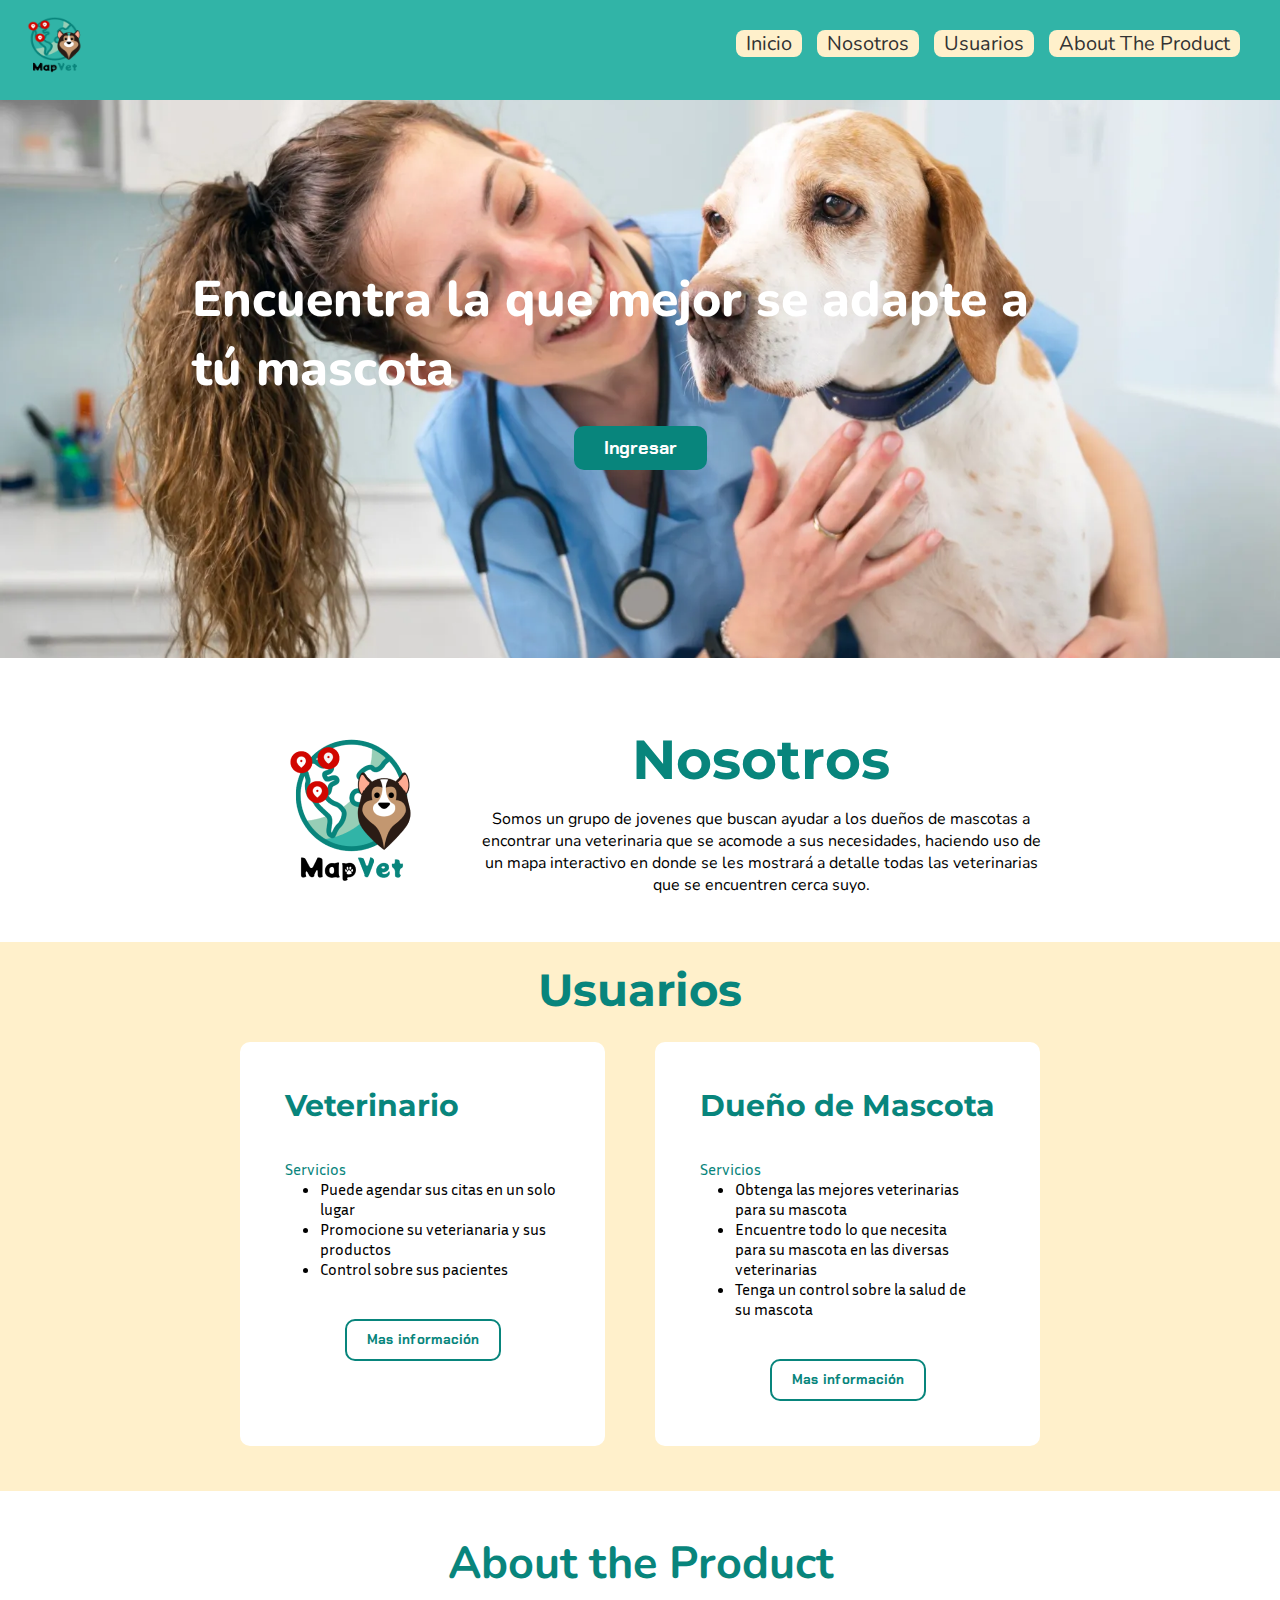
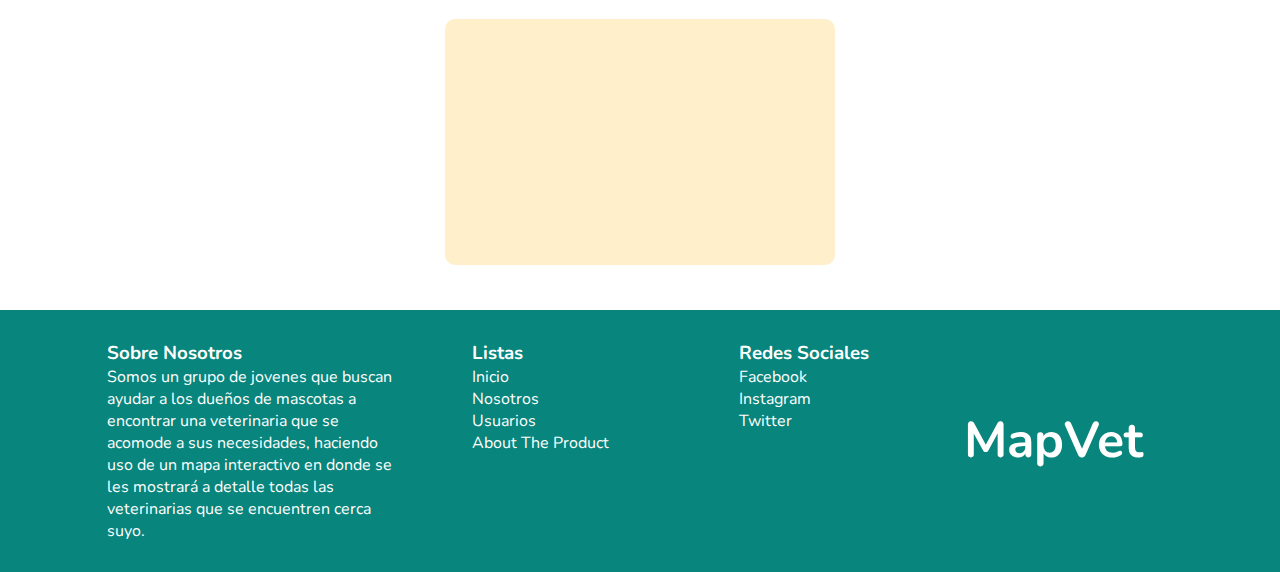
<file: index.html>
<!DOCTYPE html>
<html lang="en">
<head>
    <meta charset="UTF-8">
    <meta name="viewport" content="width=device-width, user-scalable=no, initial-scale=1.0, maximum-scale=1.0, minimum-scale=1.0">
    <link rel="stylesheet" href="resources/styles/style.css">
    <link rel="icon" href="resources/images/logo.png">
    <link rel="preconnect" href="https://fonts.googleapis.com">
    <link rel="preconnect" href="https://fonts.gstatic.com" crossorigin>
    <link href="https://fonts.googleapis.com/css2?family=Nunito:ital@1&display=swap" rel="stylesheet">
    <link href="https://fonts.googleapis.com/css2?family=Chakra+Petch:wght@300&display=swap" rel="stylesheet">
    <link href="https://fonts.googleapis.com/css2?family=Montserrat:wght@600&display=swap" rel="stylesheet">
    <link href="https://fonts.googleapis.com/css2?family=Inria+Sans:wght@300&display=swap" rel="stylesheet">
    <title>MapVet-LandingPage</title>
</head>
<body>
<section class="navbar">
    <nav>
        <img src="resources/images/logo.png" alt="Logo" class="logo">
        <ul class="navbar-options">
            <li><a href="#">Inicio</a></li>
            <li><a href="#">Nosotros</a></li>
            <li><a href="#">Usuarios</a></li>
            <li><a href="#">About The Product</a></li>
        </ul>
    </nav>

</section>

<section class="home" >
    <img alt="veterinary" src="resources/images/veterinary.png">
    <div class="home-slogan">
        <p>Encuentra la que mejor se adapte a tú mascota</p>
        <div class="home-btn">
            <button>
                <a href="#">Ingresar</a>
            </button>
        </div>
    </div>
</section>
<br>
<section class="about-us" id="Nosotros" >
    <img src="resources/images/logo.png" alt="logo">
    <div class="about-us-description">
        <h2>Nosotros</h2>
        <p>
            Somos un grupo de jovenes que buscan ayudar a los dueños de mascotas
            a encontrar una veterinaria que se acomode a sus necesidades, haciendo
            uso de un mapa interactivo en donde se les mostrará a detalle todas las
            veterinarias que se encuentren cerca suyo.</p>
    </div>
</section>
<div class="RandR">
    <h2 class="RandR-title" id="Perfiles">Usuarios</h2>
    <div class="cards">
        <div class="card">
            <div class="card-header">
                <span class="card-title">Veterinario</span>
                <span class="card-subtitle">Servicios</span>
            </div>
            <ul>
                <li>Puede agendar sus citas en un solo lugar </li>
                <li>Promocione su veterianaria y sus productos</li>
                <li>Control sobre sus pacientes</li>
            </ul>
            <div class="card-btn">
                <button>
                    <a href="#">Mas información</a>
                </button>
            </div>
        </div>
        <div class="card">
            <div class="card-header">
                <span class="card-title">Dueño de Mascota</span>
                <span class="card-subtitle">Servicios</span>
            </div>
            <ul>
                <li>Obtenga las mejores veterinarias para su mascota</li>
                <li>Encuentre todo lo que necesita para su mascota en las diversas veterinarias</li>
                <li>Tenga un control sobre la salud de su mascota</li>
            </ul>
            <div class="card-btn">
                <button>
                    <a href="#">Mas información</a>
                </button>
            </div>
        </div>
    </div>
</div>
<br>
<div class="RandP" >
    <h2 class="RandP-title" id="About-the-product">About the Product</h2>
    <div class="cards">
        <div class="cardP mobileCard">
            <iframe class="visualizer_vid"
                    src=""
                    frameborder="0"
                    title="YouTube video player"
                    allow="accelerometer; autoplay; clipboard-write; encrypted-media; gyroscope; picture-in-picture"
                    allowfullscreen>
            </iframe>
        </div>
    </div>
</div>
<div class="footer">
    <div class="footer-part-about">
        <h3 class="footer-title-about">Sobre Nosotros</h3>
        <p>
            Somos un grupo de jovenes que buscan ayudar a los dueños de mascotas
            a encontrar una veterinaria que se acomode a sus necesidades, haciendo
            uso de un mapa interactivo en donde se les mostrará a detalle todas las
            veterinarias que se encuentren cerca suyo.
        </p>
    </div>
    <div class="footer-part">
        <h3 class="footer-title">Listas</h3>
        <div>
            <a href="#">Inicio</a>
            <a href="#">Nosotros</a>
            <a href="#">Usuarios</a>
            <a href="#">About The Product</a>
        </div>
    </div>
    <div class="footer-part">
        <h3 class="footer-title">Redes Sociales</h3>
        <div>
            <a href="https://www.facebook.com" target="_blank">Facebook</a>
            <a href="https://www.instagram.com" target="_blank">Instagram</a>
            <a href="https://www.twitter.com" target="_blank">Twitter</a>
        </div>
    </div>
    <span class="MapVet">MapVet</span>

</div>
</body>
</html>
</file>
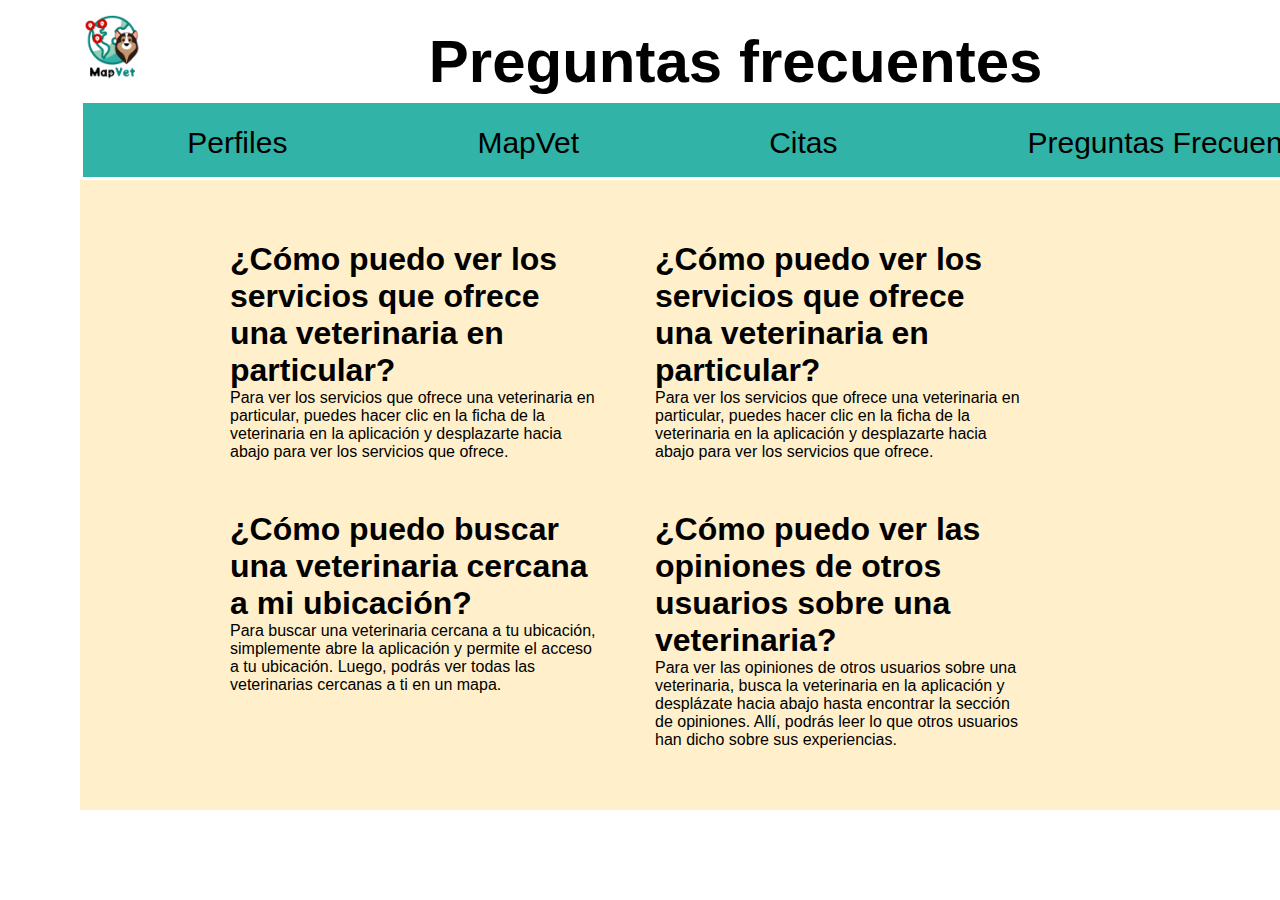
<file: PreguntasFrecuentes.html>
<!DOCTYPE html>
<html lang="en">
<head>
    <meta charset="UTF-8">
    <title>Preguntas-Frecuentes</title>
    <link rel="stylesheet" href="resources/styles/PreguntaStyle.css">
</head>
<body>
    <section class="FAQH">
        <div class="FAQT">
            <img src="resources/images/logo.png" alt="Logo" class="logo">
            <h1>Preguntas frecuentes</h1>
        </div>
    </section>

    <nav>
        <ul>
            <li><a href="#">Perfiles</a> </li>
            <li><a href="#">MapVet</a> </li>
            <li><a href="#">Citas</a> </li>
            <li><a href="#">Preguntas Frecuentes</a> </li>
        </ul>
    </nav>
    <section class="FAQ">
        <div class="Preguntas">
            <div class="BoxACol1">
                <h1>¿Cómo puedo ver los servicios que ofrece una veterinaria en particular?</h1>
                <p id="txtPregunta1">
                    Para ver los servicios que ofrece una veterinaria en particular, puedes hacer clic en la ficha de la veterinaria en la aplicación y desplazarte hacia abajo para ver los servicios que ofrece.
                </p>

            </div>
            <div class="BoxBCol1">
                <h1>¿Cómo puedo ver los servicios que ofrece una veterinaria en particular?</h1>
                <p id="txtPregunta2">
                    Para ver los servicios que ofrece una veterinaria en particular, puedes hacer clic en la ficha de la veterinaria en la aplicación y desplazarte hacia abajo para ver los servicios que ofrece.                </p>

            </div>
            <div class="BoxACol2">
                <h1>¿Cómo puedo buscar una veterinaria cercana a mi ubicación?</h1>
                <p id="txtPregunta3">
                    Para buscar una veterinaria cercana a tu ubicación, simplemente abre la aplicación y permite el acceso a tu ubicación. Luego, podrás ver todas las veterinarias cercanas a ti en un mapa.                </p>

            </div>
            <div class="BoxBCol2">
                <h1>¿Cómo puedo ver las opiniones de otros usuarios sobre una veterinaria?</h1>
                <p id="txtPregunta4">
                    Para ver las opiniones de otros usuarios sobre una veterinaria, busca la veterinaria en la aplicación y desplázate hacia abajo hasta encontrar la sección de opiniones. Allí, podrás leer lo que otros usuarios han dicho sobre sus experiencias.                </p>

            </div>

        </div>
    </section>
</body>
</html>
</file>
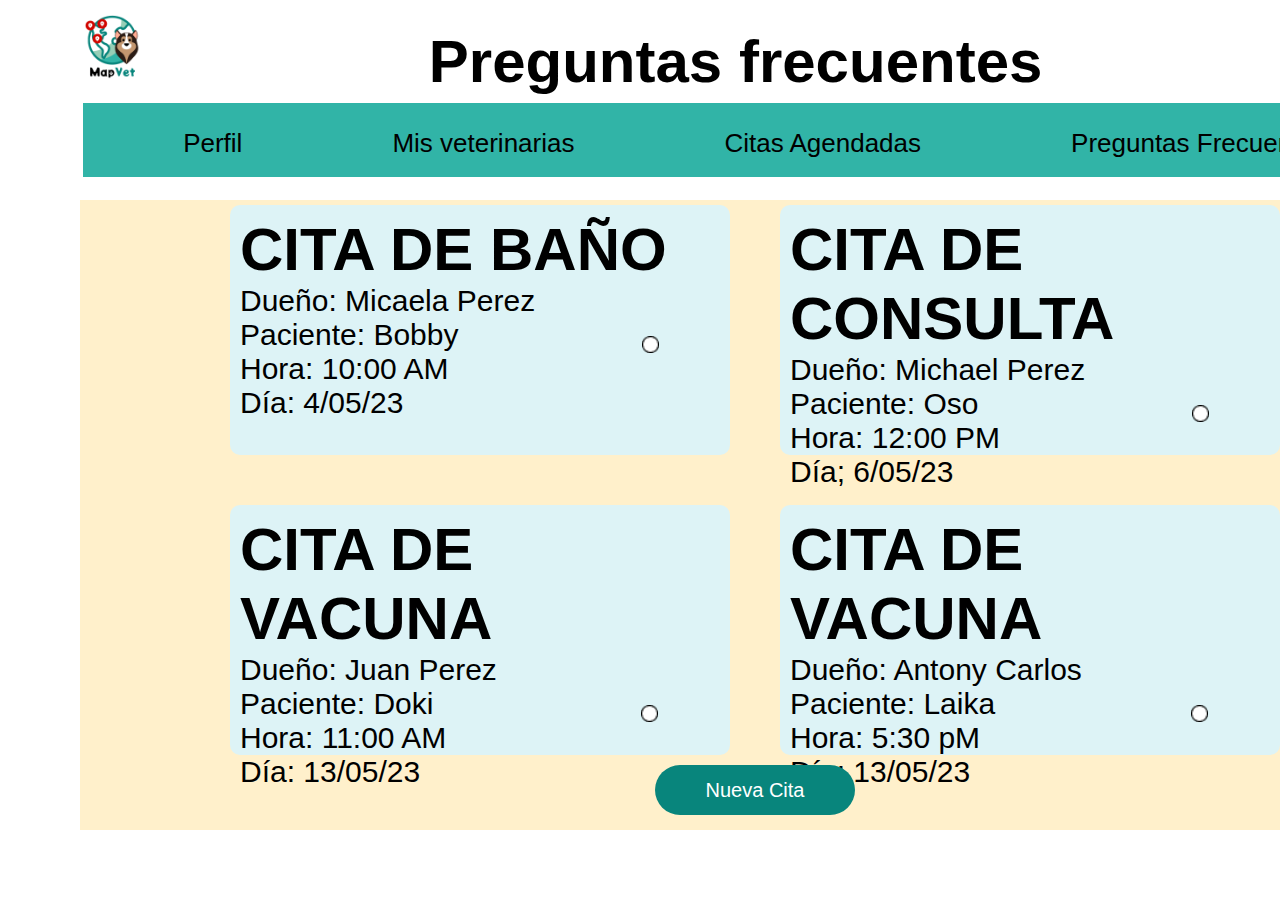
<file: resources/views/CitasSelection.html>
<!DOCTYPE html>
<html lang="en">
<head>
    <meta charset="UTF-8">
    <title>Citas Select</title>
    <link rel="stylesheet" href="../styles/CitasSelectionStyle.css">
</head>
<body>
<section class="CitasH">
    <div class="CitasT">
        <img src="../images/logo.png" alt="Logo" class="logo">
        <img src="../images/LogoVet.png" alt="petLogo" class="petLogo">
        <h1>Preguntas frecuentes</h1>
    </div>
</section>

<nav>
    <ul>
        <li><a href="#">Perfil</a> </li>
        <li><a href="#">Mis veterinarias</a> </li>
        <li><a href="#">Citas Agendadas</a> </li>
        <li><a href="#">Preguntas Frecuentes</a> </li>
    </ul>
</nav>

<section class="SPACE">
</section>

<section class="CitasSelectS">
    <div class="CitasSelectD">
        <div class="BoxA">
            <h1>CITA DE BAÑO</h1>
            <p id="txtCita1">
                Dueño: Micaela Perez<br>
                Paciente: Bobby<br>
                Hora: 10:00 AM<br>
                Día: 4/05/23
                <img src="../images/Ellipse.png" alt="Ellipse1" class="Ellipse1">
            </p>

        </div>
        <div class="BoxB">
            <h1>CITA DE CONSULTA</h1>
            <p id="txtCita2">
                Dueño: Michael Perez<br>
                Paciente: Oso<br>
                Hora: 12:00 PM<br>
                Día; 6/05/23
                <img src="../images/Ellipse.png" alt="Ellipse2" class="Ellipse2">
            </p>

        </div>
        <div class="BoxC">
            <h1>CITA DE VACUNA</h1>
            <p id="txtCita3">
                Dueño: Juan Perez<br>
                Paciente: Doki<br>
                Hora: 11:00 AM<br>
                Día: 13/05/23
                <img src="../images/Ellipse.png" alt="Ellipse3" class="Ellipse3">
            </p>

        </div>
        <div class="BoxD">
            <h1>CITA DE VACUNA</h1>
            <p id="txtCita4">
                Dueño: Antony Carlos<br>
                Paciente: Laika<br>
                Hora: 5:30 pM<br>
                Día: 13/05/23
                <img src="../images/Ellipse.png" alt="Ellipse4" class="Ellipse4">
            </p>
        </div>
        <div class="ButtonSelect">
            <button class="SeleccionarCita">
                <a href="#">Nueva Cita</a>
            </button>
        </div>
    </div>
</section>
</body>
</html>
</file>
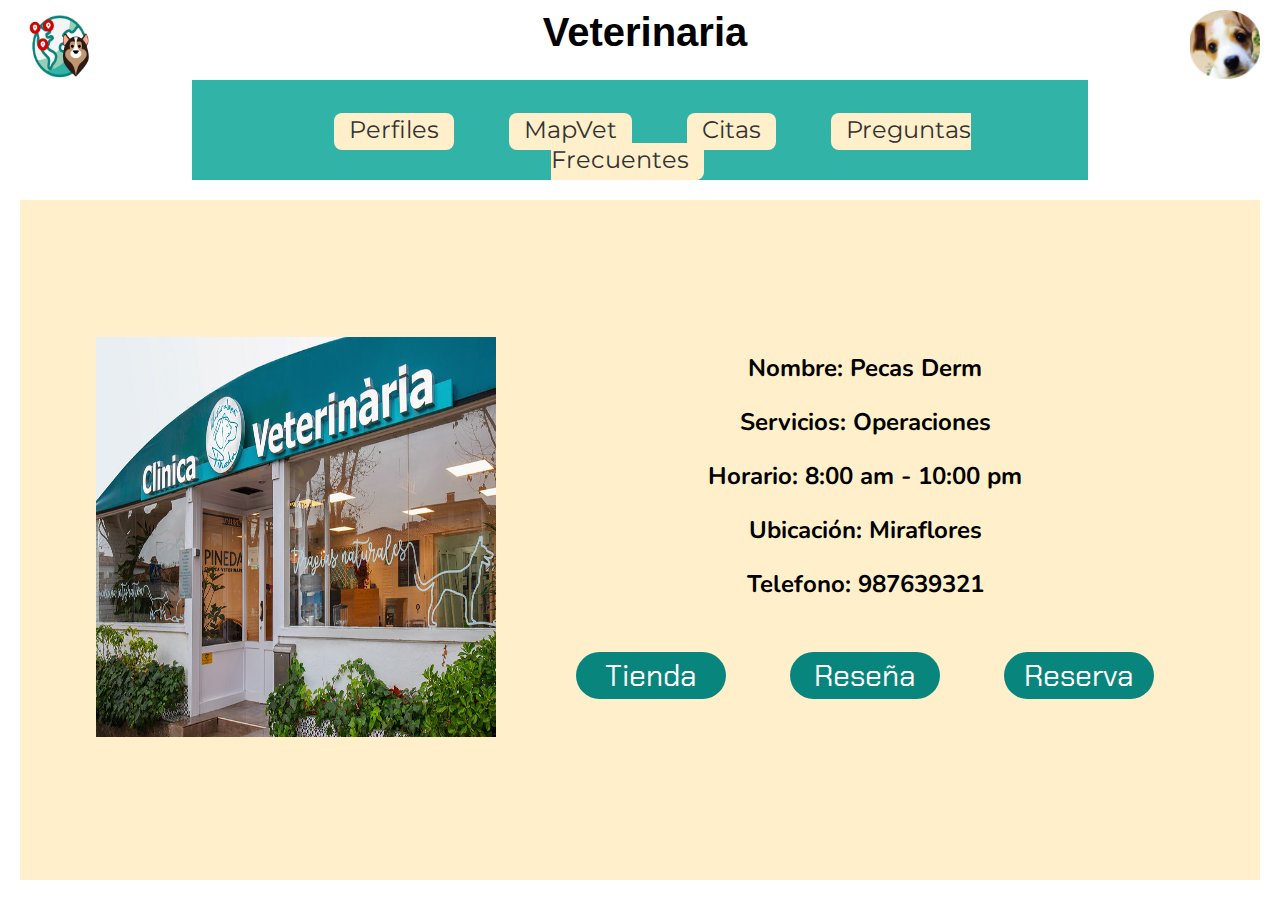
<file: resources/views/infoveterinary.html>
<!DOCTYPE html>
<html lang="en">
<head>
    <meta charset="UTF-8">
    <meta name="viewport" content="width=device-width, user-scalable=no, initial-scale=1.0, maximum-scale=1.0, minimum-scale=1.0">
    <link rel="stylesheet" href="../styles/infoveterinarystyle.css">
    <link rel="icon" href="../images/logo2.png">
    <link href="https://fonts.googleapis.com/css2?family=Nunito:ital@1&display=swap" rel="stylesheet">
    <link href="https://fonts.googleapis.com/css2?family=Chakra+Petch:wght@300&display=swap" rel="stylesheet">
    <link href="https://fonts.googleapis.com/css2?family=Montserrat:wght@600&display=swap" rel="stylesheet">
    <link href="https://fonts.googleapis.com/css2?family=Inria+Sans:wght@300&display=swap" rel="stylesheet">
    <title>MapVet-Info Veterinary</title>
</head>
<body>
<section class="Header">
    <div class="headerContent">
        <img src="../images/logo2.png" alt="Logo" class="logo">
        <img src="../images/petProfile.png" alt="Logo" class="logo2">
        <h1>Veterinaria</h1>
    </div>

</section>
<section class="navbar">
    <nav>

        <ul class="navbar-options">
            <li><a href="#">Perfiles</a></li>
            <li><a href="#">MapVet</a></li>
            <li><a href="#">Citas</a></li>
            <li><a href="#">Preguntas Frecuentes</a></li>
        </ul>
    </nav>
</section>
<section class="infoVeterinary">
    <div class="infoVeterinaryContent">
        <div>
            <img src="../images/veterinarylocal.jpg">
        </div>

        <div class="data">
            <h2>Nombre: Pecas Derm</h2>
            <br>
            <h2>Servicios: Operaciones</h2>
            <br>
            <h2>Horario: 8:00 am - 10:00 pm</h2>
            <br>
            <h2>Ubicación: Miraflores</h2>
            <br>
            <h2>Telefono: 987639321</h2>
            <br>
            <button class="button">Tienda</button>
            <button class="button">Reseña</button>
            <button class="button">Reserva</button>

        </div>
    </div>

</section>

</body>
</html>
</file>
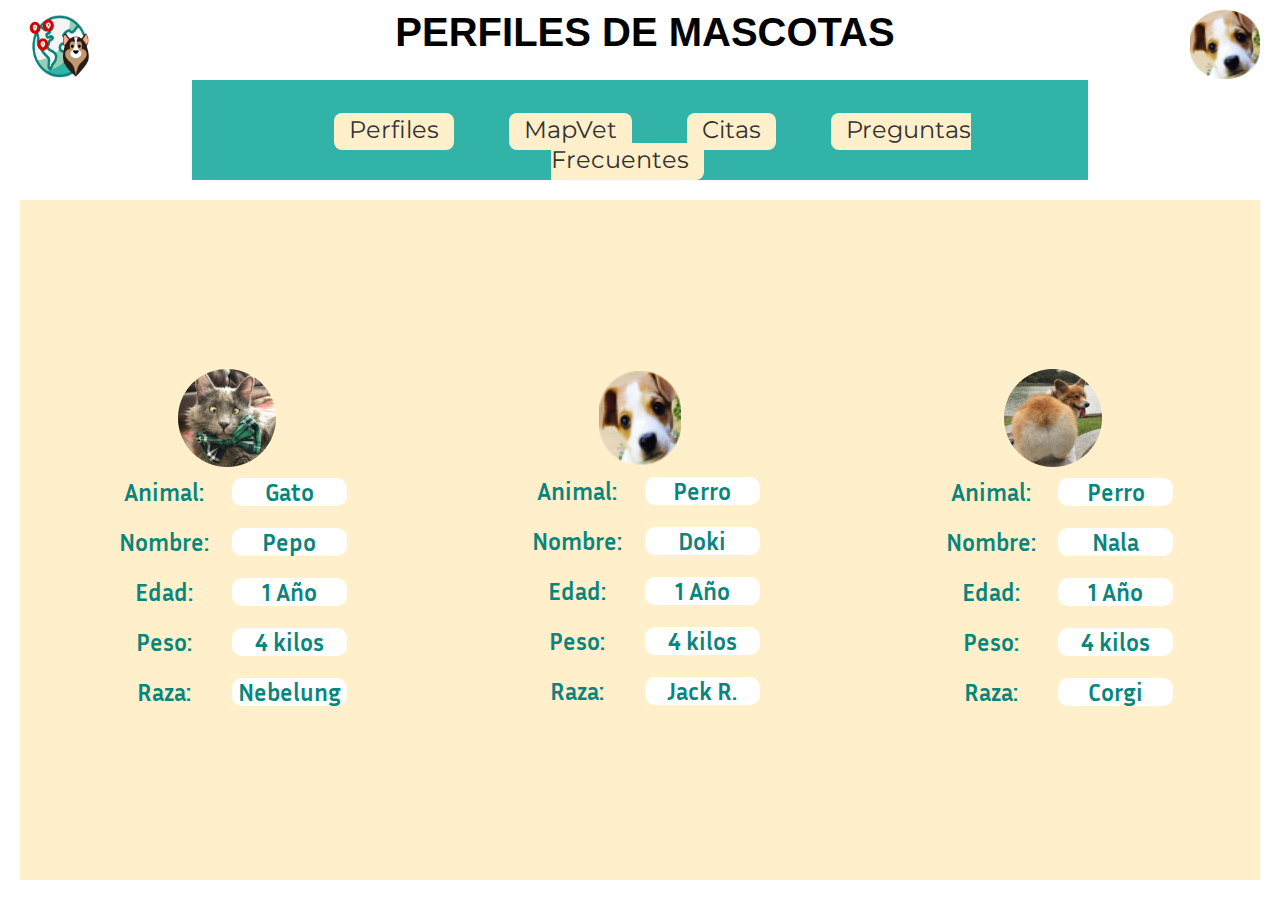
<file: resources/views/petprofile.html>
<!DOCTYPE html>
<html lang="en">
<head>
    <meta charset="UTF-8">
    <meta name="viewport" content="width=device-width, user-scalable=no, initial-scale=1.0, maximum-scale=1.0, minimum-scale=1.0">
    <link rel="stylesheet" href="../styles/petprofilestyle.css">
    <link rel="icon" href="../images/logo2.png">
    <link href="https://fonts.googleapis.com/css2?family=Nunito:ital@1&display=swap" rel="stylesheet">
    <link href="https://fonts.googleapis.com/css2?family=Chakra+Petch:wght@300&display=swap" rel="stylesheet">
    <link href="https://fonts.googleapis.com/css2?family=Montserrat:wght@600&display=swap" rel="stylesheet">
    <link href="https://fonts.googleapis.com/css2?family=Inria+Sans:wght@300&display=swap" rel="stylesheet">
    <title>MapVet-Pet Profile</title>
</head>
<body>
<section class="Header">
    <div class="headerContent">
        <img src="../images/logo2.png" alt="Logo" class="logo">
        <img src="../images/petProfile.png" alt="Logo" class="logo2">
        <h1>PERFILES DE MASCOTAS</h1>
    </div>

</section>
<section class="navbar">
    <nav>

        <ul class="navbar-options">
            <li><a href="#">Perfiles</a></li>
            <li><a href="#">MapVet</a></li>
            <li><a href="#">Citas</a></li>
            <li><a href="#">Preguntas Frecuentes</a></li>
        </ul>
    </nav>
</section>
<section class="PetProfile">

    <div class="cardProfile">
        <img src="../images/Cat.png" alt="pet" class="petImg">
        <div class="petInfo">
            <div class="attributes">
                <h2>Animal:</h2>
                <br>
                <h2>Nombre:</h2>
                <br>
                <h2>Edad:</h2>
                <br>
                <h2>Peso:</h2>
                <br>
                <h2>Raza:</h2>
            </div>
            <div class="data">
                <h2>Gato</h2>
                <br>
                <h2>Pepo</h2>
                <br>
                <h2>1 Año</h2>
                <br>
                <h2>4 kilos</h2>
                <br>
                <h2>Nebelung</h2>
            </div>
        </div>
    </div>
    <div class="cardProfile">
        <img src="../images/petProfile.png" style="height: 95px" alt="pet" class="petImg">
        <div class="petInfo">
            <div class="attributes">
                <h2>Animal:</h2>
                <br>
                <h2>Nombre:</h2>
                <br>
                <h2>Edad:</h2>
                <br>
                <h2>Peso:</h2>
                <br>
                <h2>Raza:</h2>
            </div>
            <div class="data">
                <h2>Perro</h2>
                <br>
                <h2>Doki</h2>
                <br>
                <h2>1 Año</h2>
                <br>
                <h2>4 kilos</h2>
                <br>
                <h2>Jack R.</h2>
            </div>
        </div>
    </div><div class="cardProfile">
    <img src="../images/corgidog.png" alt="pet" class="petImg">
    <div class="petInfo">
        <div class="attributes">
            <h2>Animal:</h2>
            <br>
            <h2>Nombre:</h2>
            <br>
            <h2>Edad:</h2>
            <br>
            <h2>Peso:</h2>
            <br>
            <h2>Raza:</h2>
        </div>
        <div class="data">
            <h2>Perro</h2>
            <br>
            <h2>Nala</h2>
            <br>
            <h2>1 Año</h2>
            <br>
            <h2>4 kilos</h2>
            <br>
            <h2>Corgi</h2>
        </div>
    </div>
</div>
</section>

</body>
</html>
</file>
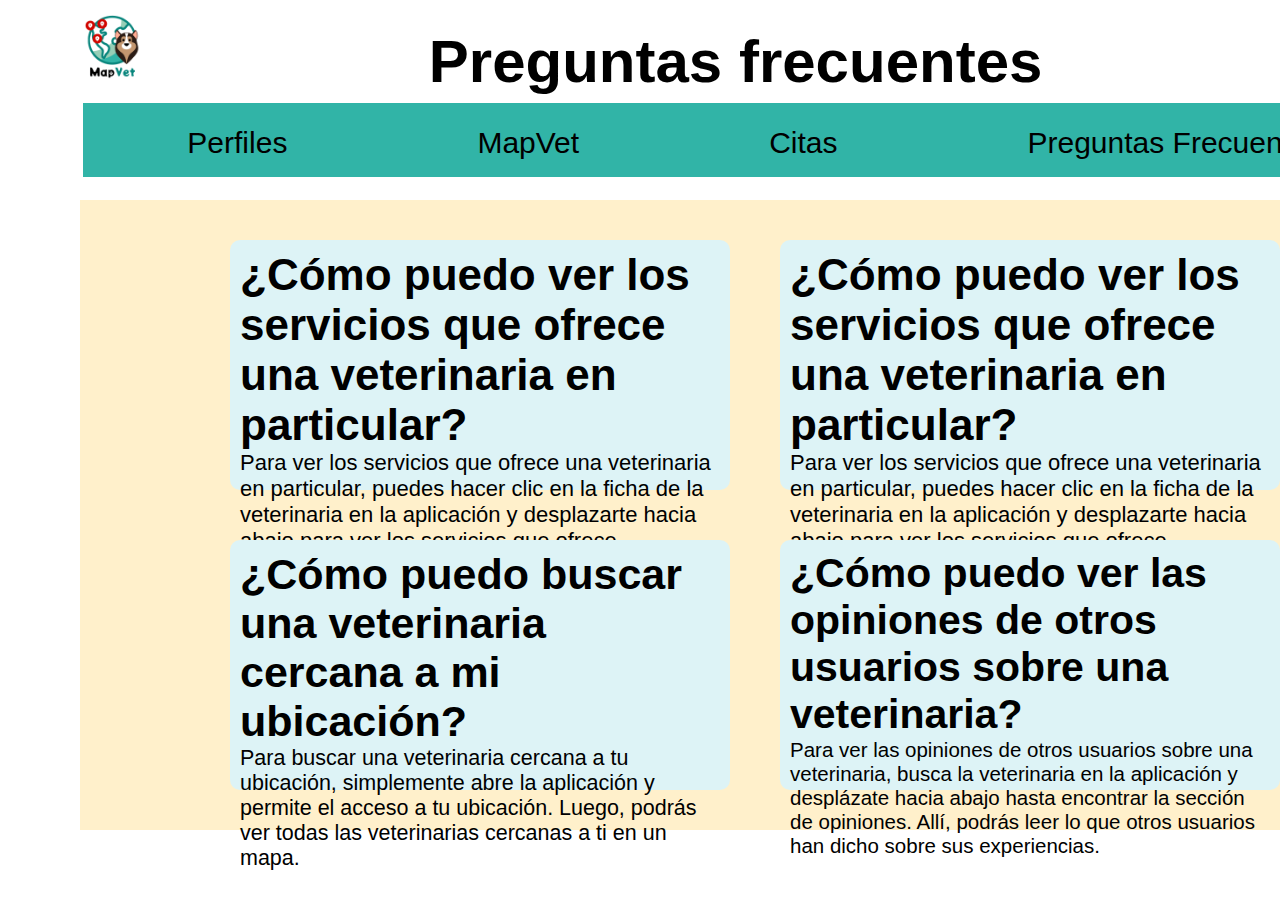
<file: resources/views/PreguntasFrecuentes.html>
<!DOCTYPE html>
<html lang="en">
<head>
    <meta charset="UTF-8">
    <title>Preguntas-Frecuentes</title>
    <link rel="stylesheet" href="../styles/PreguntaStyle.css">
</head>
<body>
    <section class="FAQH">
        <div class="FAQT">
            <img src="../images/logo.png" alt="Logo" class="logo">
            <img src="../images/petProfile.png" alt="petLogo" class="petLogo">
            <h1>Preguntas frecuentes</h1>
        </div>
    </section>

    <nav>
        <ul>
            <li><a href="#">Perfiles</a> </li>
            <li><a href="#">MapVet</a> </li>
            <li><a href="#">Citas</a> </li>
            <li><a href="#">Preguntas Frecuentes</a> </li>
        </ul>
    </nav>

    <section class="SPACE">
    </section>

    <section class="FAQ">
        <div class="Preguntas">
            <div class="BoxA">
                <h1>¿Cómo puedo ver los servicios que ofrece una veterinaria en particular?</h1>
                <p id="txtPregunta1">
                    Para ver los servicios que ofrece una veterinaria en particular, puedes hacer clic en la ficha de la veterinaria en la aplicación y desplazarte hacia abajo para ver los servicios que ofrece.
                </p>

            </div>
            <div class="BoxB">
                <h1>¿Cómo puedo ver los servicios que ofrece una veterinaria en particular?</h1>
                <p id="txtPregunta2">
                    Para ver los servicios que ofrece una veterinaria en particular, puedes hacer clic en la ficha de la veterinaria en la aplicación y desplazarte hacia abajo para ver los servicios que ofrece.                </p>

            </div>
            <div class="BoxC">
                <h1>¿Cómo puedo buscar una veterinaria cercana a mi ubicación?</h1>
                <p id="txtPregunta3">
                    Para buscar una veterinaria cercana a tu ubicación, simplemente abre la aplicación y permite el acceso a tu ubicación. Luego, podrás ver todas las veterinarias cercanas a ti en un mapa.                </p>

            </div>
            <div class="BoxD">
                <h1>¿Cómo puedo ver las opiniones de otros usuarios sobre una veterinaria?</h1>
                <p id="txtPregunta4">
                    Para ver las opiniones de otros usuarios sobre una veterinaria, busca la veterinaria en la aplicación y desplázate hacia abajo hasta encontrar la sección de opiniones. Allí, podrás leer lo que otros usuarios han dicho sobre sus experiencias.                </p>

            </div>

        </div>
    </section>
</body>
</html>
</file>
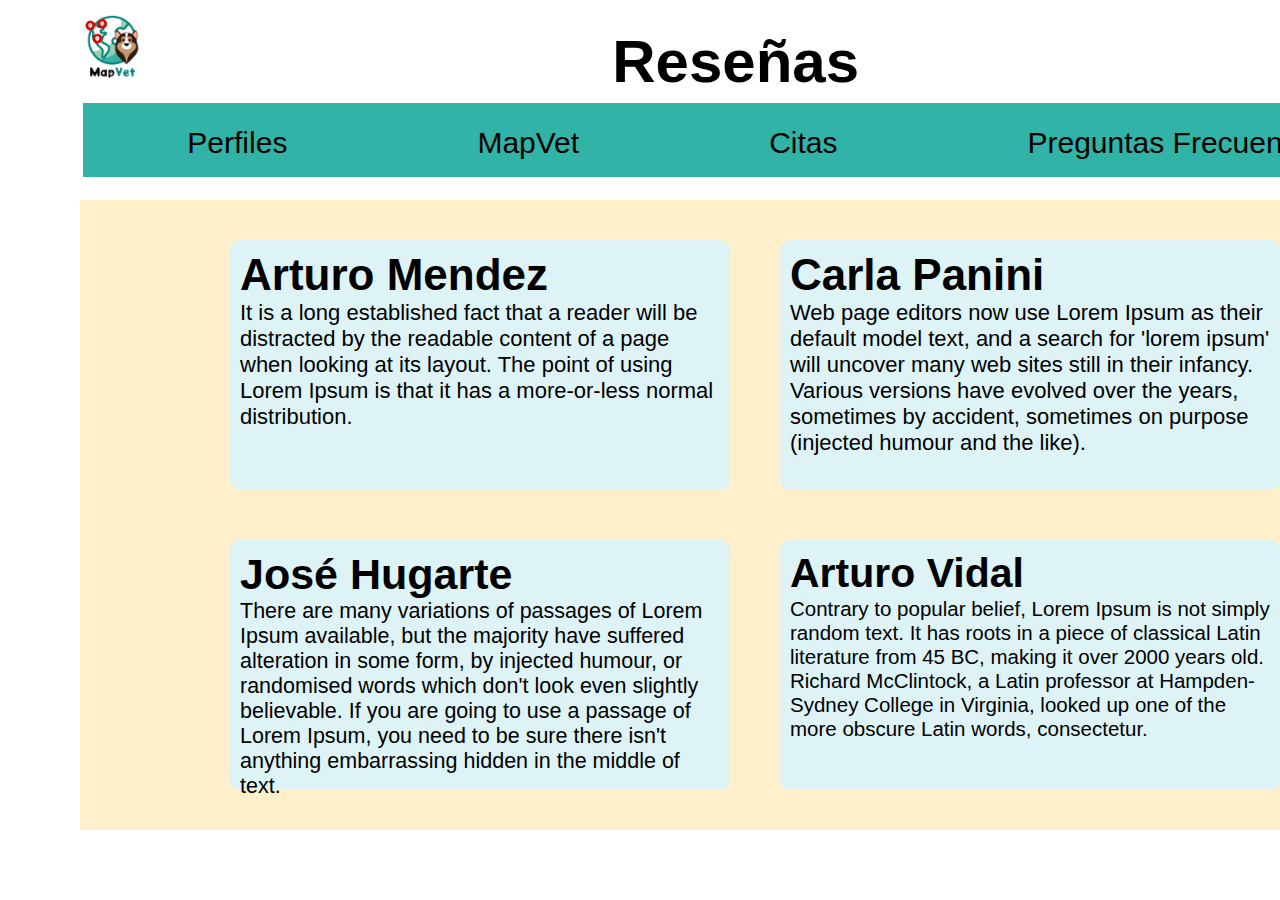
<file: resources/views/Reseñas.html>
<!DOCTYPE html>
<html lang="en">
<head>
    <meta charset="UTF-8">
    <title>Reseñas</title>
    <link rel="stylesheet" href="../styles/ReseñaStyle.css">
</head>
<body>
<section class="FAQH">
    <div class="FAQT">
        <img src="../images/logo.png" alt="Logo" class="logo">
        <img src="../images/petProfile.png" alt="petLogo" class="petLogo">
        <h1>Reseñas</h1>
    </div>
</section>

<nav>
    <ul>
        <li><a href="#">Perfiles</a> </li>
        <li><a href="#">MapVet</a> </li>
        <li><a href="#">Citas</a> </li>
        <li><a href="#">Preguntas Frecuentes</a> </li>
    </ul>
</nav>

<section class="SPACE">
</section>

<section class="Reseñas">
    <div class="ReseñasD">
        <div class="BoxA">
            <h1>Arturo Mendez</h1>
            <p id="txtReseñas1">
                It is a long established fact that a reader will be distracted by the readable content of a page when looking at its layout. The point of using Lorem Ipsum is that it has a more-or-less normal distribution.
            </p>

        </div>
        <div class="BoxB">
            <h1>Carla Panini</h1>
            <p id="txtReseñas2">
                Web page editors now use Lorem Ipsum as their default model text, and a search for 'lorem ipsum' will uncover many web sites still in their infancy. Various versions have evolved over the years, sometimes by accident, sometimes on purpose (injected humour and the like).
        </div>
        <div class="BoxC">
            <h1>José Hugarte</h1>
            <p id="txtReseñas3">
                There are many variations of passages of Lorem Ipsum available, but the majority have suffered alteration in some form, by injected humour, or randomised words which don't look even slightly believable. If you are going to use a passage of Lorem Ipsum, you need to be sure there isn't anything embarrassing hidden in the middle of text.
            </p>

        </div>
        <div class="BoxD">
            <h1>Arturo Vidal</h1>
            <p id="txtReseñas4">
                Contrary to popular belief, Lorem Ipsum is not simply random text. It has roots in a piece of classical Latin literature from 45 BC, making it over 2000 years old. Richard McClintock, a Latin professor at Hampden-Sydney College in Virginia, looked up one of the more obscure Latin words, consectetur.
            </p>

        </div>

    </div>
</section>
</body>
</html>
</file>
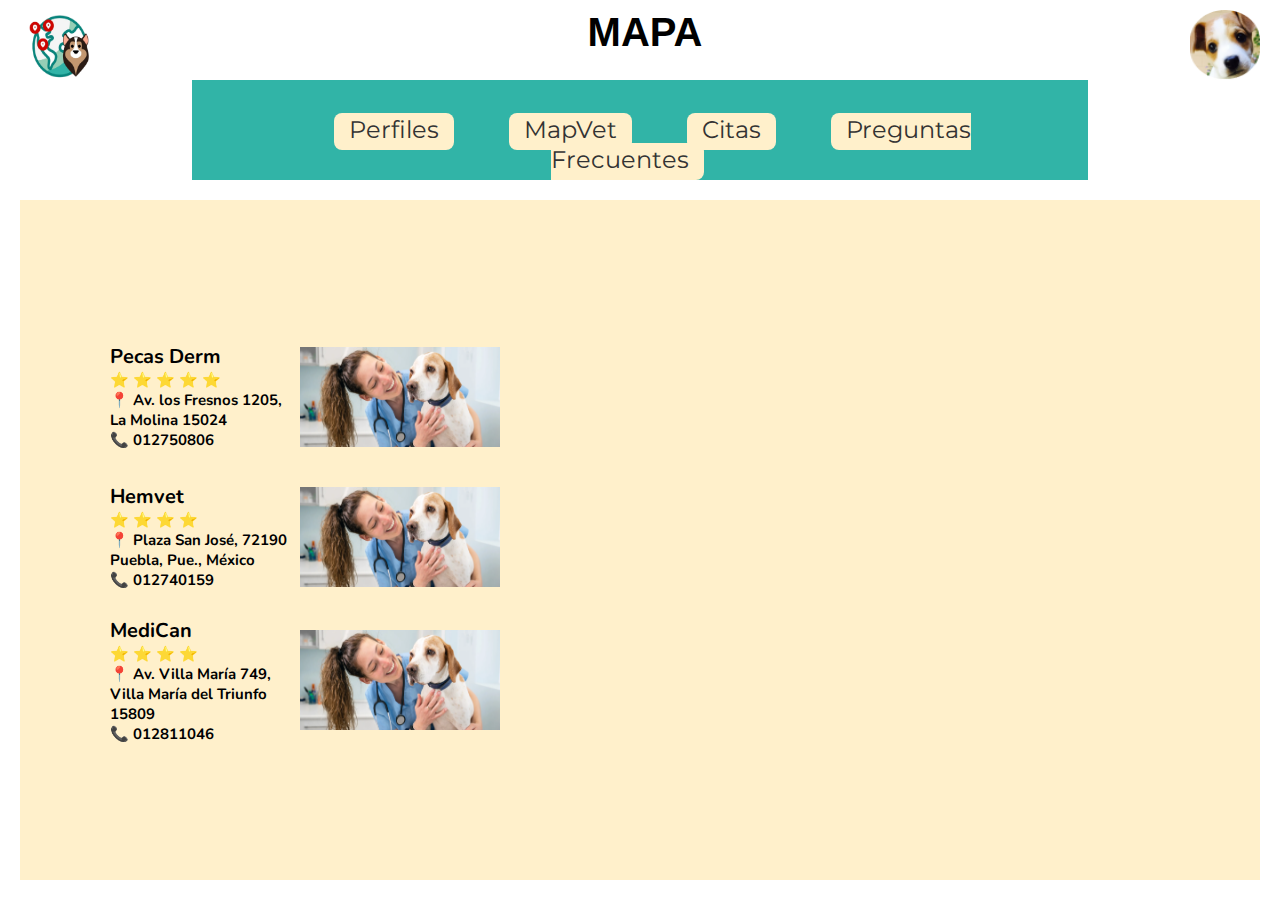
<file: resources/views/viewmap.html>
<!DOCTYPE html>
<html lang="en">
<head>
    <meta charset="UTF-8">
    <meta name="viewport" content="width=device-width, user-scalable=no, initial-scale=1.0, maximum-scale=1.0, minimum-scale=1.0">
    <link rel="stylesheet" href="../styles/viewmapstyle.css">
    <link rel="icon" href="../images/logo2.png">
    <link href="https://fonts.googleapis.com/css2?family=Nunito:ital@1&display=swap" rel="stylesheet">
    <link href="https://fonts.googleapis.com/css2?family=Chakra+Petch:wght@300&display=swap" rel="stylesheet">
    <link href="https://fonts.googleapis.com/css2?family=Montserrat:wght@600&display=swap" rel="stylesheet">
    <link href="https://fonts.googleapis.com/css2?family=Inria+Sans:wght@300&display=swap" rel="stylesheet">
    <title>MapVet-Map</title>
</head>
<body>
<section class="Header">
    <div class="headerContent">
        <img src="../images/logo2.png" alt="Logo" class="logo">
        <img src="../images/petProfile.png" alt="Logo" class="logo2">
        <h1>MAPA</h1>
    </div>

</section>
<section class="navbar">
    <nav>

        <ul class="navbar-options">
            <li><a href="#">Perfiles</a></li>
            <li><a href="#">MapVet</a></li>
            <li><a href="#">Citas</a></li>
            <li><a href="#">Preguntas Frecuentes</a></li>
        </ul>
    </nav>
</section>
<section class="content">
    <div class="vetcards">
        <div class="veterinary">
            <div class="info">
                <h1>Pecas Derm</h1>
                <h2>&#11088; &#11088; &#11088; &#11088; &#11088;</h2>
                <h2>📍 Av. los Fresnos 1205, La Molina 15024</h2>
                <h2>&#128222; 012750806</h2>
            </div>
            <img src="../images/veterinary.png" alt="veterinarylocal" class="veterinary">
        </div>
        <div class="veterinary">
            <div class="info">
                <h1>Hemvet</h1>
                <h2>&#11088; &#11088; &#11088; &#11088;</h2>
                <h2>📍 Plaza San José, 72190 Puebla, Pue., México</h2>
                <h2>&#128222; 012740159</h2>
            </div>
            <img src="../images/veterinary.png" alt="veterinarylocal" class="veterinary">
        </div>
        <div class="veterinary">
            <div class="info">
                <h1>MediCan</h1>
                <h2>&#11088; &#11088; &#11088; &#11088;</h2>
                <h2>📍 Av. Villa María 749, Villa María del Triunfo 15809</h2>
                <h2>&#128222; 012811046</h2>
            </div>
            <img src="../images/veterinary.png" alt="veterinarylocal" class="veterinary">
        </div>
    </div>
    <iframe src="https://www.google.com/maps/embed?pb=!1m14!1m12!1m3!1d15620.173868197724!2d-77.11399785!3d-11.83222965!2m3!1f0!2f0!3f0!3m2!1i1024!2i768!4f13.1!5e0!3m2!1ses-419!2spe!4v1686435004255!5m2!1ses-419!2spe" width="600" height="450" style="border:0;" allowfullscreen="" loading="lazy" referrerpolicy="no-referrer-when-downgrade"></iframe>
</section>

</body>
</html>
</file>
<file: resources/styles/style.css>
* {
    font-family: 'Nunito', sans-serif;
    margin: 0;
    padding: 0;
}
html {
    scroll-behavior: smooth;

}
/*NAVBAR*/
.navbar{
    height:80px;
    width: 100%;
}
nav {
    padding: 10px;
    height: 80px;
    font-size: 20px;
    background: rgba(49, 180, 167, 1);
}

nav ul {
    list-style-type: none;
    padding:20px;
    float: right;
}

nav li {
    display: inline;
    margin-right: 10px;
    background: rgba(255, 240, 203, 1);
    border-radius: 8px;
    margin-top: 50px;
}

nav a {
    text-decoration: none;
    color: #333;
    padding: 5px 10px;
}

.logo {
    float: left;
    margin-left: 10px;
    margin-right: 10px;
    height: 70px;
    width: 70px;
}
/*Home*/
.home {
    display: flex;
    align-items: center;
}
.home img {
    width: 100%;

    z-index: -1
}
.home-slogan {
    position: absolute;
    font-size: 50px;
    padding: 4% 15%;
    color: white;
    font-weight: 800;
    font-family: 'Ubuntu', sans-serif;
    margin:auto;
}
.home-btn{
    text-align: center;

}
.home-btn button {
    font-size: 18px;
    background: #08857C;
    padding: 10px 30px;
    cursor: pointer;
    border-radius: 10px;
    border-style: none;
}

.home-btn button a {
    font-family: 'Chakra Petch', sans-serif;
    text-decoration: none;
    color: #fff;
    font-weight: bold;
}
/*About us*/

.about-us {
    display: flex;
    height: 55%;
    justify-content: center;
    align-items: center;
}
.about-us img {

    padding: 40px;
}
.about-us-description {
    width: 45%;
    text-align: center;
}
.about-us-description h2 {
    font-family: 'Montserrat', sans-serif;
    text-align: center;
    font-size: 55px;
    color: #08857C;
    font-weight: 700;
    margin-bottom: 15px;
}
/*PROFILES*/
.RandR {
    background: #FFF0CB;
    padding: 20px;
}
.RandR-title {
    font-family: 'Montserrat', sans-serif;
    color: #08857C;
    font-weight: bold;
    font-size: 45px;
    text-align: center;
}
.cards {
    display: flex;
    flex-wrap: wrap;
    justify-content: center;
}
.card {
    background: #fff;
    border-radius: 10px;
    margin: 25px;
    padding: 45px;
}
.card ul {
    margin-left: 35px;
    width: 240px;
}
.card li{
    font-family: 'Inria Sans', sans-serif;
}
.card-header {
    display: flex;
    flex-direction: column;
}
.card-title {
    font-family: 'Montserrat', sans-serif;
    color: #08857C;
    font-weight: bold;
    font-size: 30px;
    margin: 0 0 35px 0;
}
.card-subtitle {
    font-family: 'Inria Sans', sans-serif;
    color: #08857C;
}
.card-btn {
    display: block;
    text-align: center;
    margin-top: 40px;
}
.card-btn button {
    color: #08857C;
    border-radius: 10px;
    border: 2px solid #08857C;
    padding: 10px 20px;
    background: #fff;
    cursor: pointer;
}

.card-btn button a {
    font-family: 'Chakra Petch', sans-serif;
    text-decoration: none;
    color: #08857C;
    font-weight: bold;
}
/*About the product*/
.RandP {
    background: #ffffff;
    padding: 20px;
}
.RandP-title {
    color: #08857C;
    font-weight: bold;
    font-size: 45px;
    text-align: center;
}
.cardsP {
    display: flex;
    flex-wrap: wrap;
    justify-content: center;
}
.cardP {
    background: #FFF0CB;
    border-radius: 10px;
    margin: 25px;
    padding: 45px;
}
.cardP ul {
    margin-left: 35px;
    width: 240px;
}
.cardP-header {
    color: #ffffff;
    display: flex;
    flex-direction: column;
}
.cardP-title {
    color: #ffffff;
    font-weight: bold;
    font-size: 30px;
    margin: 0 0 35px 0;
}
.cardP-subtitle {
    color: #ffffff;
}
.cardP-btn {
    display: block;
    text-align: center;
    margin-top: 40px;
}
.cardP-btn a{
    color: #08857C;
    border-radius: 10px;
    border: 2px solid #08857C;
    padding: 10px 20px;
    background: #fff;
    cursor: pointer;
    text-decoration: none;
}

/*Footer*/
.footer {
    display: flex;
    background: #08857C;
    flex-direction: row;
    color: #fff;
    justify-content: center;
    padding: 30px;
}
.footer-part-about {
    width: 300px;
}
.footer-part {
    text-align: left;
    margin: 0 65px;
}
.footer-part div a {
    color: #fff;
    display: block;
    text-decoration: none;
}
.MapVet {
    display: flex;
    align-items: center;
    font-weight: bold;
    font-size: 50px;
    margin: 30px;
}
</file>
<file: resources/styles/PreguntaStyle.css>
* {
    margin:0;
    padding:0;
    text-style: none;
    box-sizing: border-box;
}
.FAQH{
    height: 100px;
    width: 150vh;
}
div.FAQT {
    font-family: 'Ubuntu', sans-serif;
    height: 100px;
    padding: 2%;
    text-align: center;
    font-size: 30px;

}
.logo {
    float: left;
    height: 80px;
    margin-top: -20px;
    margin-left: 50px;

}
.petLogo  {
    float: right;
    height: 80px;
    margin-top: -20px;
    margin-right: -80px;

}

nav{
    background: #31B4A7;
    border: 3px solid #fff;
    height: 80px;
    margin: 0 80px;
    width: 150vh;
}
nav ul{
    text-align-last: center;

}
nav ul li{
    font-family: 'Montserrat', sans-serif;
    display: inline-block;
    line-height: 80px;
    margin: 0 80px;
}
nav ul li a{
    color: black;
    font-size: 30px;
    padding: 7px 13px;
    text-decoration: none;
}
section.SPACE{
background: #FFF;
height: 20px;
width: 150vh;
}

section.FAQ{
font-family: 'Inria Sans', sans-serif;
 background: #FFF0CB;
 margin: 0 80px;
 display: flex;
 justify-content: center;
 align-items: center;
 height: 70vh;
 width: 150vh;
}
div.Preguntas {
   display: grid;
   grid-template-columns: repeat(2, 1fr);
   grid-gap: 50px;
   max-width: 800px;
   margin-left: -250px;
}
div.BoxA{
  border: 1px #DDF3F6;
  border-radius: 10px;
  padding: 10px;
  width: 500px;
  height: 250px;
  font-size: 22px;
  background: #DDF3F6;
}
div.BoxB{
  border: 1px #DDF3F6;
  border-radius: 10px;
  padding: 10px;
  width: 500px;
  height: 250px;
  font-size: 22px;
  background: #DDF3F6;
}
div.BoxC{
  border: 1px #DDF3F6;
  border-radius: 10px;
  padding: 10px;
  width: 500px;
  height: 250px;
  font-size: 21.5px;
  background: #DDF3F6;
}
div.BoxD{
  border: 1px #DDF3F6;
  border-radius: 10px;
  padding: 10px;
  width: 500px;
  height: 250px;
  font-size: 20.5px;
  background: #DDF3F6;
}
</file>
<file: resources/styles/CitasSelectionStyle.css>
* {
    margin:0;
    padding:0;
    text-style: none;
    box-sizing: border-box;
}
.CitasH{
    height: 100px;
    width: 150vh;
}
div.CitasT {
    font-family: 'Ubuntu', sans-serif;
    height: 100px;
    padding: 2%;
    text-align: center;
    font-size: 30px;

}
.logo {
    float: left;
    height: 80px;
    margin-top: -20px;
    margin-left: 50px;

}
.petLogo  {
    float: right;
    height: 80px;
    margin-top: -20px;
    margin-right: -80px;

}

nav{
    background: #31B4A7;
    border: 3px solid #fff;
    height: 80px;
    margin: 0 80px;
    width: 150vh;
}
nav ul{
    text-align-last: center;

}
nav ul li{
    font-family: 'Montserrat', sans-serif;
    display: inline-block;
    line-height: 80px;
    margin: 0 60px;
}
nav ul li a{
    color: black;
    font-size: 26px;
    padding: 7px 13px;
    text-decoration: none;
}
section.SPACE{
background: #FFF;
height: 20px;
width: 150vh;
}

section.CitasSelectS{
font-family: 'Inria Sans', sans-serif;
 background: #FFF0CB;
 margin: 0 80px;
 display: flex;
 justify-content: center;
 align-items: center;
 height: 70vh;
 width: 150vh;
}
div.CitasSelectD {
   display: grid;
   grid-template-columns: repeat(2, 1fr);
   grid-gap: 50px;
   max-width: 800px;
   margin-left: -250px;
   margin-top: 30px;
}
div.BoxA{
  border: 1px #DDF3F6;
  border-radius: 10px;
  padding: 10px;
  width: 500px;
  height: 250px;
  font-size: 30px;
  background: #DDF3F6;
}
div.BoxB{
  border: 1px #DDF3F6;
  border-radius: 10px;
  padding: 10px;
  width: 500px;
  height: 250px;
  font-size: 30px;
  background: #DDF3F6;
}
div.BoxC{
  border: 1px #DDF3F6;
  border-radius: 10px;
  padding: 10px;
  width: 500px;
  height: 250px;
  font-size: 30px;
  background: #DDF3F6;
}
div.BoxD{
  border: 1px #DDF3F6;
  border-radius: 10px;
  padding: 10px;
  width: 500px;
  height: 250px;
  font-size: 30px;
  background: #DDF3F6;
}

.SeleccionarCita {
  position:Relative;
  left: 425px;
  top: -40px;
  width: 200px;
  height: 50px;
  font-size: 20px;
  font-family: 'Ubuntu', sans-serif;
  background-color: #08857C;
  color: #fff;
  border: none;
  padding: 10px 20px;
  border-radius: 100px;
  cursor: pointer;
}

.SeleccionarCita:hover {
  background-color: #F6FFFF;
  color: #08857C;
}

.SeleccionarCita a {
  text-decoration: none;
  color: inherit;
}
.Ellipse1{
  position:Relative;
  height: 17px;
  left: 230px;
  top: -60px;
}

.Ellipse2{
  position:Relative;
  height: 17px;
  left: 230px;
  top: -60px;
}
.Ellipse3{
  position:Relative;
  height: 17px;
  left: 213px;
  top: -60px;
}
.Ellipse4{
  position:Relative;
  height: 17px;
  left: 213px;
  top: -60px;
}
</file>
<file: resources/styles/infoveterinarystyle.css>
* {
    font-family: 'Nunito', sans-serif;
    margin: 0;
    padding: 0;
}
body{
    display: flex;
    flex-direction: column;
    min-height: 100vh;
    margin: 0;
}
html {
    scroll-behavior: smooth;

}
/*Header*/
.Header{
    flex:0
}
.headerContent{
    padding: 10px;
}
.logo {
    float: left;
    margin-left: 10px;
    margin-right: 10px;
    height: 70px;
    width: 80px;
}
.logo2 {
    float: right;
    margin-left: 10px;
    margin-right: 10px;
    height: 70px;
    width: 70px;
}
.headerContent h1{
    text-align: center;
    font-family: 'Ubuntu', sans-serif;
    font-size: 40px;
}

/*NAVBAR*/
.navbar{
    width: 70%;
    margin-left: auto ;
    margin-right: auto;
}
nav {
    padding: 10px;
    height: 80px;
    font-size: 20px;
    background: rgba(49, 180, 167, 1);

}
.navbar-options{
    padding: 25px;
}
nav ul {
    list-style-type: none;
    text-align: center;
}

nav li {
    display: inline;
    background: rgba(255, 240, 203, 1);
    border-radius: 8px;
    margin-left: 25px;
    margin-right: 25px;
    padding: 5px;
}

nav a {
    font-family: 'Montserrat', sans-serif;
    font-size: 24px;
    text-decoration: none;
    color: #333;
    padding: 10px;
}


/*veterinary info*/
.infoVeterinary {
    flex: 2;
    display: flex;
    background: rgba(255, 240, 203, 1);
    margin: 20px;
    align-items: center;
}
.infoVeterinaryContent{
    display: flex;
    align-items: center;
    margin-right: auto;
    margin-left: auto ;
    justify-content: center;
    text-align: center;
}
.infoVeterinaryContent data h2{
    font-family: 'Montserrat', sans-serif;
}
.infoVeterinaryContent img{
    height: 400px;
    width: 400px;
    margin-right: 50px;

}
.infoVeterinaryContent data{

}
.button{
    font-family: 'Chakra Petch', sans-serif;
    font-size: 30px;
    margin: 30px;
    border: none;
    padding: 4px;
    border-radius: 30px;
    background-color: #08857C;
    cursor: pointer;
    color:white;
    width: 150px;
}
</file>
<file: resources/styles/petprofilestyle.css>
* {
    font-family: 'Nunito', sans-serif;
    margin: 0;
    padding: 0;
}
body{
    display: flex;
    flex-direction: column;
    min-height: 100vh;
    margin: 0;
}
html {
    scroll-behavior: smooth;

}
/*Header*/
.Header{
    flex:0
}
.headerContent{
    padding: 10px;
}
.logo {
    float: left;
    margin-left: 10px;
    margin-right: 10px;
    height: 70px;
    width: 80px;
}
.logo2 {
    float: right;
    margin-left: 10px;
    margin-right: 10px;
    height: 70px;
    width: 70px;
}
.headerContent h1{
    text-align: center;
    font-family: 'Ubuntu', sans-serif;
    font-size: 40px;
}

/*NAVBAR*/
.navbar{
    width: 70%;
    margin-left: auto ;
    margin-right: auto;
}
nav {
    padding: 10px;
    height: 80px;
    font-size: 20px;
    background: rgba(49, 180, 167, 1);

}
.navbar-options{
    padding: 25px;
}
nav ul {
    list-style-type: none;
    text-align: center;
}

nav li {
    display: inline;
    background: rgba(255, 240, 203, 1);
    border-radius: 8px;
    margin-left: 25px;
    margin-right: 25px;
    padding: 5px;
}

nav a {
    font-family: 'Montserrat', sans-serif;
    font-size: 24px;
    text-decoration: none;
    color: #333;
    padding: 10px;
}


/*PET INFO*/
.PetProfile{
    flex: 2;
    display: flex;
    background: rgba(255, 240, 203, 1);
    margin: 20px;
}
.cardProfile{
    width: 250px;
    text-align: center;
    margin: auto;
}
.petInfo{
    display: flex;

}

.attributes{
    padding: 5px;
    width: 125px;
}
.data{
    padding: 5px;
    width: 125px;
}
.data h2{
    font-family: 'Inria Sans', sans-serif;
    color: #08857C;
    background: white;
    border-radius: 10px;
}
.attributes h2{
    font-family: 'Inria Sans', sans-serif;
    color: #08857C;
    border-radius: 10px;
}
</file>
<file: resources/styles/ReseñaStyle.css>
* {
    margin:0;
    padding:0;
    text-style: none;
    box-sizing: border-box;
}
.FAQH{
    height: 100px;
    width: 150vh;
}
div.FAQT {
    font-family: 'Ubuntu', sans-serif;
    height: 100px;
    padding: 2%;
    text-align: center;
    font-size: 30px;

}
.logo {
    float: left;
    height: 80px;
    margin-top: -20px;
    margin-left: 50px;

}
.petLogo  {
    float: right;
    height: 80px;
    margin-top: -20px;
    margin-right: -80px;

}

nav{
    background: #31B4A7;
    border: 3px solid #fff;
    height: 80px;
    margin: 0 80px;
    width: 150vh;
}
nav ul{
    text-align-last: center;

}
nav ul li{
    font-family: 'Montserrat', sans-serif;
    display: inline-block;
    line-height: 80px;
    margin: 0 80px;
}
nav ul li a{
    color: black;
    font-size: 30px;
    padding: 7px 13px;
    text-decoration: none;
}
section.SPACE{
background: #FFF;
height: 20px;
width: 150vh;
}

section.Reseñas{
font-family: 'Inria Sans', sans-serif;
 background: #FFF0CB;
 margin: 0 80px;
 display: flex;
 justify-content: center;
 align-items: center;
 height: 70vh;
 width: 150vh;
}
div.ReseñasD {
   display: grid;
   grid-template-columns: repeat(2, 1fr);
   grid-gap: 50px;
   max-width: 800px;
   margin-left: -250px;
}
div.BoxA{
  border: 1px #DDF3F6;
  border-radius: 10px;
  padding: 10px;
  width: 500px;
  height: 250px;
  font-size: 22px;
  background: #DDF3F6;
}
div.BoxB{
  border: 1px #DDF3F6;
  border-radius: 10px;
  padding: 10px;
  width: 500px;
  height: 250px;
  font-size: 22px;
  background: #DDF3F6;
}
div.BoxC{
  border: 1px #DDF3F6;
  border-radius: 10px;
  padding: 10px;
  width: 500px;
  height: 250px;
  font-size: 21.5px;
  background: #DDF3F6;
}
div.BoxD{
  border: 1px #DDF3F6;
  border-radius: 10px;
  padding: 10px;
  width: 500px;
  height: 250px;
  font-size: 20.5px;
  background: #DDF3F6;
}
</file>
<file: resources/styles/viewmapstyle.css>
* {
    font-family: 'Nunito', sans-serif;
    margin: 0;
    padding: 0;
}
body{
    display: flex;
    flex-direction: column;
    min-height: 100vh;
    margin: 0;
}
html {
    scroll-behavior: smooth;

}
/*Header*/
.Header{
    flex:0
}
.headerContent{
    padding: 10px;
}
.logo {
    float: left;
    margin-left: 10px;
    margin-right: 10px;
    height: 70px;
    width: 80px;
}
.logo2 {
    float: right;
    margin-left: 10px;
    margin-right: 10px;
    height: 70px;
    width: 70px;
}
.headerContent h1{
    text-align: center;
    font-family: 'Ubuntu', sans-serif;
    font-size: 40px;
}

/*NAVBAR*/
.navbar{
    width: 70%;
    margin-left: auto ;
    margin-right: auto;
}
nav {
    padding: 10px;
    height: 80px;
    font-size: 20px;
    background: rgba(49, 180, 167, 1);

}
.navbar-options{
    padding: 25px;
}
nav ul {
    list-style-type: none;
    text-align: center;
}

nav li {
    display: inline;
    background: rgba(255, 240, 203, 1);
    border-radius: 8px;
    margin-left: 25px;
    margin-right: 25px;
    padding: 5px;
}

nav a {
    font-family: 'Montserrat', sans-serif;
    font-size: 24px;
    text-decoration: none;
    color: #333;
    padding: 10px;
}


/*veterinary list*/
.content {
    flex: 2;
    display: flex;
    background: rgba(255, 240, 203, 1);
    margin: 20px;
    align-items: center;
    justify-content: center;
}
.veterinary{
    display: flex;
    padding: 10px;
    margin-right: 30px;
    font-size: 10px;
    align-items: center;
}
.info{
    width: 180px;
}
.veterinary img{
    width: 200px;
    height: 100px;
}
/*MAP*/

.iframe{

}
</file>
